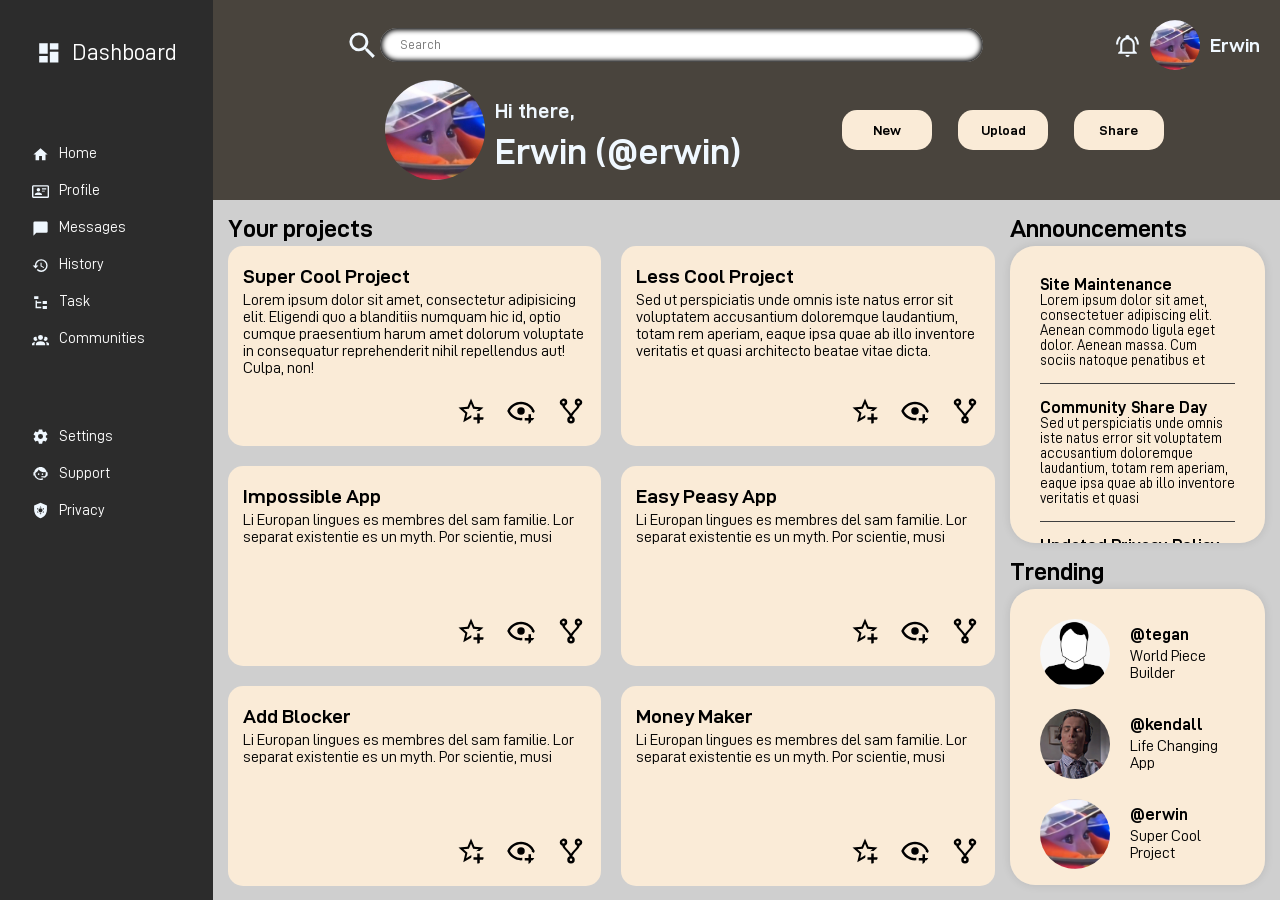
<file: index.html>
<!doctype html>
<html lang="en">
  <head>
    <link rel="stylesheet" href="style.css" />
    <meta charset="UTF-8" />
    <meta name="viewport" content="width=device-width, initial-scale=1.0" />
    <title>Document</title>
  </head>
  <body>
    <main class="container">
      <header class="header">
        <div class="upper-header">
          <div class="search-bar">
            <svg xmlns="http://www.w3.org/2000/svg" viewBox="0 0 24 24">
              <path
                d="M9.5,3A6.5,6.5 0 0,1 16,9.5C16,11.11 15.41,12.59 14.44,13.73L14.71,14H15.5L20.5,19L19,20.5L14,15.5V14.71L13.73,14.44C12.59,15.41 11.11,16 9.5,16A6.5,6.5 0 0,1 3,9.5A6.5,6.5 0 0,1 9.5,3M9.5,5C7,5 5,7 5,9.5C5,12 7,14 9.5,14C12,14 14,12 14,9.5C14,7 12,5 9.5,5Z"
              />
            </svg>

            <input type="search" placeholder="Search" />
          </div>
          <div class="utility-navigation">
            <svg xmlns="http://www.w3.org/2000/svg" viewBox="0 0 24 24">
              <path
                d="M10,21H14A2,2 0 0,1 12,23A2,2 0 0,1 10,21M21,19V20H3V19L5,17V11C5,7.9 7.03,5.17 10,4.29C10,4.19 10,4.1 10,4A2,2 0 0,1 12,2A2,2 0 0,1 14,4C14,4.1 14,4.19 14,4.29C16.97,5.17 19,7.9 19,11V17L21,19M17,11A5,5 0 0,0 12,6A5,5 0 0,0 7,11V18H17V11M19.75,3.19L18.33,4.61C20.04,6.3 21,8.6 21,11H23C23,8.07 21.84,5.25 19.75,3.19M1,11H3C3,8.6 3.96,6.3 5.67,4.61L4.25,3.19C2.16,5.25 1,8.07 1,11Z"
              />
            </svg>
            <div class="profile">
              <img
                src="photos/16968aec6bd845839b07093ed7e12d64~tplv-jj85edgx6n-image-origin.jpeg"
                alt=""
              />
            </div>
            <p>Erwin</p>
          </div>
        </div>
        <div class="lower-header">
          <div class="greetings">
            <div class="profile">
              <img
                src="photos/16968aec6bd845839b07093ed7e12d64~tplv-jj85edgx6n-image-origin.jpeg"
                alt=""
              />
            </div>
            <p>Hi there,</p>
            <p>Erwin (@erwin)</p>
          </div>
          <div class="buttons">
            <button>New</button>
            <button>Upload</button>
            <button>Share</button>
          </div>
        </div>
      </header>
      <aside class="sidebar">
        <div>
          <svg
            xmlns="http://www.w3.org/2000/svg"
            viewBox="0 0 24 24"
            height="100%"
          >
            <path
              d="M13,3V9H21V3M13,21H21V11H13M3,21H11V15H3M3,13H11V3H3V13Z"
            />
          </svg>
          <p>Dashboard</p>
        </div>
        <div>
          <svg xmlns="http://www.w3.org/2000/svg" viewBox="0 0 24 24">
            <path d="M10,20V14H14V20H19V12H22L12,3L2,12H5V20H10Z" />
          </svg>
          <p>Home</p>
        </div>
        <div>
          <svg xmlns="http://www.w3.org/2000/svg" viewBox="0 0 24 24">
            <path
              d="M22,3H2C0.91,3.04 0.04,3.91 0,5V19C0.04,20.09 0.91,20.96 2,21H22C23.09,20.96 23.96,20.09 24,19V5C23.96,3.91 23.09,3.04 22,3M22,19H2V5H22V19M14,17V15.75C14,14.09 10.66,13.25 9,13.25C7.34,13.25 4,14.09 4,15.75V17H14M9,7A2.5,2.5 0 0,0 6.5,9.5A2.5,2.5 0 0,0 9,12A2.5,2.5 0 0,0 11.5,9.5A2.5,2.5 0 0,0 9,7M14,7V8H20V7H14M14,9V10H20V9H14M14,11V12H18V11H14"
            />
          </svg>
          <p>Profile</p>
        </div>
        <div>
          <svg xmlns="http://www.w3.org/2000/svg" viewBox="0 0 24 24">
            <path
              d="M20,2H4A2,2 0 0,0 2,4V22L6,18H20A2,2 0 0,0 22,16V4C22,2.89 21.1,2 20,2Z"
            />
          </svg>
          <p>Messages</p>
        </div>
        <div>
          <svg xmlns="http://www.w3.org/2000/svg" viewBox="0 0 24 24">
            <path
              d="M13.5,8H12V13L16.28,15.54L17,14.33L13.5,12.25V8M13,3A9,9 0 0,0 4,12H1L4.96,16.03L9,12H6A7,7 0 0,1 13,5A7,7 0 0,1 20,12A7,7 0 0,1 13,19C11.07,19 9.32,18.21 8.06,16.94L6.64,18.36C8.27,20 10.5,21 13,21A9,9 0 0,0 22,12A9,9 0 0,0 13,3"
            />
          </svg>
          <p>History</p>
        </div>
        <div>
          <svg xmlns="http://www.w3.org/2000/svg" viewBox="0 0 24 24">
            <path
              d="M3,3H9V7H3V3M15,10H21V14H15V10M15,17H21V21H15V17M13,13H7V18H13V20H7L5,20V9H7V11H13V13Z"
            />
          </svg>
          <p>Task</p>
        </div>
        <div>
          <svg xmlns="http://www.w3.org/2000/svg" viewBox="0 0 24 24">
            <path
              d="M12,5.5A3.5,3.5 0 0,1 15.5,9A3.5,3.5 0 0,1 12,12.5A3.5,3.5 0 0,1 8.5,9A3.5,3.5 0 0,1 12,5.5M5,8C5.56,8 6.08,8.15 6.53,8.42C6.38,9.85 6.8,11.27 7.66,12.38C7.16,13.34 6.16,14 5,14A3,3 0 0,1 2,11A3,3 0 0,1 5,8M19,8A3,3 0 0,1 22,11A3,3 0 0,1 19,14C17.84,14 16.84,13.34 16.34,12.38C17.2,11.27 17.62,9.85 17.47,8.42C17.92,8.15 18.44,8 19,8M5.5,18.25C5.5,16.18 8.41,14.5 12,14.5C15.59,14.5 18.5,16.18 18.5,18.25V20H5.5V18.25M0,20V18.5C0,17.11 1.89,15.94 4.45,15.6C3.86,16.28 3.5,17.22 3.5,18.25V20H0M24,20H20.5V18.25C20.5,17.22 20.14,16.28 19.55,15.6C22.11,15.94 24,17.11 24,18.5V20Z"
            />
          </svg>
          <p>Communities</p>
        </div>
        <div>
          <svg xmlns="http://www.w3.org/2000/svg" viewBox="0 0 24 24">
            <path
              d="M12,15.5A3.5,3.5 0 0,1 8.5,12A3.5,3.5 0 0,1 12,8.5A3.5,3.5 0 0,1 15.5,12A3.5,3.5 0 0,1 12,15.5M19.43,12.97C19.47,12.65 19.5,12.33 19.5,12C19.5,11.67 19.47,11.34 19.43,11L21.54,9.37C21.73,9.22 21.78,8.95 21.66,8.73L19.66,5.27C19.54,5.05 19.27,4.96 19.05,5.05L16.56,6.05C16.04,5.66 15.5,5.32 14.87,5.07L14.5,2.42C14.46,2.18 14.25,2 14,2H10C9.75,2 9.54,2.18 9.5,2.42L9.13,5.07C8.5,5.32 7.96,5.66 7.44,6.05L4.95,5.05C4.73,4.96 4.46,5.05 4.34,5.27L2.34,8.73C2.21,8.95 2.27,9.22 2.46,9.37L4.57,11C4.53,11.34 4.5,11.67 4.5,12C4.5,12.33 4.53,12.65 4.57,12.97L2.46,14.63C2.27,14.78 2.21,15.05 2.34,15.27L4.34,18.73C4.46,18.95 4.73,19.03 4.95,18.95L7.44,17.94C7.96,18.34 8.5,18.68 9.13,18.93L9.5,21.58C9.54,21.82 9.75,22 10,22H14C14.25,22 14.46,21.82 14.5,21.58L14.87,18.93C15.5,18.67 16.04,18.34 16.56,17.94L19.05,18.95C19.27,19.03 19.54,18.95 19.66,18.73L21.66,15.27C21.78,15.05 21.73,14.78 21.54,14.63L19.43,12.97Z"
            />
          </svg>
          <p>Settings</p>
        </div>
        <div>
          <svg xmlns="http://www.w3.org/2000/svg" viewBox="0 0 24 24">
            <path
              d="M18.72,14.76C19.07,13.91 19.26,13 19.26,12C19.26,11.28 19.15,10.59 18.96,9.95C18.31,10.1 17.63,10.18 16.92,10.18C13.86,10.18 11.15,8.67 9.5,6.34C8.61,8.5 6.91,10.26 4.77,11.22C4.73,11.47 4.73,11.74 4.73,12A7.27,7.27 0 0,0 12,19.27C13.05,19.27 14.06,19.04 14.97,18.63C15.54,19.72 15.8,20.26 15.78,20.26C14.14,20.81 12.87,21.08 12,21.08C9.58,21.08 7.27,20.13 5.57,18.42C4.53,17.38 3.76,16.11 3.33,14.73H2V10.18H3.09C3.93,6.04 7.6,2.92 12,2.92C14.4,2.92 16.71,3.87 18.42,5.58C19.69,6.84 20.54,8.45 20.89,10.18H22V14.67H22V14.69L22,14.73H21.94L18.38,18L13.08,17.4V15.73H17.91L18.72,14.76M9.27,11.77C9.57,11.77 9.86,11.89 10.07,12.11C10.28,12.32 10.4,12.61 10.4,12.91C10.4,13.21 10.28,13.5 10.07,13.71C9.86,13.92 9.57,14.04 9.27,14.04C8.64,14.04 8.13,13.54 8.13,12.91C8.13,12.28 8.64,11.77 9.27,11.77M14.72,11.77C15.35,11.77 15.85,12.28 15.85,12.91C15.85,13.54 15.35,14.04 14.72,14.04C14.09,14.04 13.58,13.54 13.58,12.91A1.14,1.14 0 0,1 14.72,11.77Z"
            />
          </svg>
          <p>Support</p>
        </div>
        <div>
          <svg xmlns="http://www.w3.org/2000/svg" viewBox="0 0 24 24">
            <path
              d="M12 1L3 5V11C3 16.55 6.84 21.74 12 23C17.16 21.74 21 16.55 21 11V5L12 1M12 8.89C13.6 8.89 14.89 10.18 14.89 11.78S13.6 14.67 12 14.67 9.11 13.37 9.11 11.78 10.41 8.89 12 8.89M12 6L13.38 8C12.96 7.82 12.5 7.73 12 7.73S11.05 7.82 10.62 8L12 6M7 8.89L9.4 8.69C9.06 9 8.74 9.34 8.5 9.76C8.25 10.18 8.1 10.62 8 11.08L7 8.89M7 14.67L8.03 12.5C8.11 12.93 8.27 13.38 8.5 13.8C8.75 14.23 9.06 14.59 9.4 14.88L7 14.67M17 8.89L16 11.08C15.9 10.62 15.74 10.18 15.5 9.76C15.26 9.34 14.95 9 14.6 8.68L17 8.89M17 14.67L14.6 14.87C14.94 14.58 15.25 14.22 15.5 13.8C15.74 13.38 15.89 12.93 15.97 12.5L17 14.67M12 17.55L10.61 15.57C11.04 15.72 11.5 15.82 12 15.82C12.5 15.82 12.95 15.72 13.37 15.57L12 17.55Z"
            />
          </svg>
          <p>Privacy</p>
        </div>
      </aside>
      <article class="article">
        <div class="projects">
          <p>Your projects</p>
          <div>
            <div>
              <p>Super Cool Project</p>
              <p>
                Lorem ipsum dolor sit amet, consectetur adipisicing elit.
                Eligendi quo a blanditiis numquam hic id, optio cumque
                praesentium harum amet dolorum voluptate in consequatur
                reprehenderit nihil repellendus aut! Culpa, non!
              </p>
              <div class="icons">
                <svg xmlns="http://www.w3.org/2000/svg" viewBox="0 0 24 24">
                  <path
                    d="M5.8 21L7.4 14L2 9.2L9.2 8.6L12 2L14.8 8.6L22 9.2L18.8 12H18C17.3 12 16.6 12.1 15.9 12.4L18.1 10.5L13.7 10.1L12 6.1L10.3 10.1L5.9 10.5L9.2 13.4L8.2 17.7L12 15.4L12.5 15.7C12.3 16.2 12.1 16.8 12.1 17.3L5.8 21M17 14V17H14V19H17V22H19V19H22V17H19V14H17Z"
                  />
                </svg>
                <svg xmlns="http://www.w3.org/2000/svg" viewBox="0 0 24 24">
                  <path
                    d="M12,4.5C7,4.5 2.73,7.61 1,12C2.73,16.39 7,19.5 12,19.5C12.36,19.5 12.72,19.5 13.08,19.45C13.03,19.13 13,18.82 13,18.5C13,18.14 13.04,17.78 13.1,17.42C12.74,17.46 12.37,17.5 12,17.5C8.24,17.5 4.83,15.36 3.18,12C4.83,8.64 8.24,6.5 12,6.5C15.76,6.5 19.17,8.64 20.82,12C20.7,12.24 20.56,12.45 20.43,12.68C21.09,12.84 21.72,13.11 22.29,13.5C22.56,13 22.8,12.5 23,12C21.27,7.61 17,4.5 12,4.5M12,9A3,3 0 0,0 9,12A3,3 0 0,0 12,15A3,3 0 0,0 15,12A3,3 0 0,0 12,9M18,14.5V17.5H15V19.5H18V22.5H20V19.5H23V17.5H20V14.5H18Z"
                  />
                </svg>
                <svg xmlns="http://www.w3.org/2000/svg" viewBox="0 0 24 24">
                  <path
                    d="M6,2A3,3 0 0,1 9,5C9,6.28 8.19,7.38 7.06,7.81C7.15,8.27 7.39,8.83 8,9.63C9,10.92 11,12.83 12,14.17C13,12.83 15,10.92 16,9.63C16.61,8.83 16.85,8.27 16.94,7.81C15.81,7.38 15,6.28 15,5A3,3 0 0,1 18,2A3,3 0 0,1 21,5C21,6.32 20.14,7.45 18.95,7.85C18.87,8.37 18.64,9 18,9.83C17,11.17 15,13.08 14,14.38C13.39,15.17 13.15,15.73 13.06,16.19C14.19,16.62 15,17.72 15,19A3,3 0 0,1 12,22A3,3 0 0,1 9,19C9,17.72 9.81,16.62 10.94,16.19C10.85,15.73 10.61,15.17 10,14.38C9,13.08 7,11.17 6,9.83C5.36,9 5.13,8.37 5.05,7.85C3.86,7.45 3,6.32 3,5A3,3 0 0,1 6,2M6,4A1,1 0 0,0 5,5A1,1 0 0,0 6,6A1,1 0 0,0 7,5A1,1 0 0,0 6,4M18,4A1,1 0 0,0 17,5A1,1 0 0,0 18,6A1,1 0 0,0 19,5A1,1 0 0,0 18,4M12,18A1,1 0 0,0 11,19A1,1 0 0,0 12,20A1,1 0 0,0 13,19A1,1 0 0,0 12,18Z"
                  />
                </svg>
              </div>
            </div>
            <div>
              <p>Less Cool Project</p>
              <p>
                Sed ut perspiciatis unde omnis iste natus error sit voluptatem
                accusantium doloremque laudantium, totam rem aperiam, eaque ipsa
                quae ab illo inventore veritatis et quasi architecto beatae
                vitae dicta.
              </p>
              <div class="icons">
                <svg xmlns="http://www.w3.org/2000/svg" viewBox="0 0 24 24">
                  <path
                    d="M5.8 21L7.4 14L2 9.2L9.2 8.6L12 2L14.8 8.6L22 9.2L18.8 12H18C17.3 12 16.6 12.1 15.9 12.4L18.1 10.5L13.7 10.1L12 6.1L10.3 10.1L5.9 10.5L9.2 13.4L8.2 17.7L12 15.4L12.5 15.7C12.3 16.2 12.1 16.8 12.1 17.3L5.8 21M17 14V17H14V19H17V22H19V19H22V17H19V14H17Z"
                  />
                </svg>
                <svg xmlns="http://www.w3.org/2000/svg" viewBox="0 0 24 24">
                  <path
                    d="M12,4.5C7,4.5 2.73,7.61 1,12C2.73,16.39 7,19.5 12,19.5C12.36,19.5 12.72,19.5 13.08,19.45C13.03,19.13 13,18.82 13,18.5C13,18.14 13.04,17.78 13.1,17.42C12.74,17.46 12.37,17.5 12,17.5C8.24,17.5 4.83,15.36 3.18,12C4.83,8.64 8.24,6.5 12,6.5C15.76,6.5 19.17,8.64 20.82,12C20.7,12.24 20.56,12.45 20.43,12.68C21.09,12.84 21.72,13.11 22.29,13.5C22.56,13 22.8,12.5 23,12C21.27,7.61 17,4.5 12,4.5M12,9A3,3 0 0,0 9,12A3,3 0 0,0 12,15A3,3 0 0,0 15,12A3,3 0 0,0 12,9M18,14.5V17.5H15V19.5H18V22.5H20V19.5H23V17.5H20V14.5H18Z"
                  />
                </svg>
                <svg xmlns="http://www.w3.org/2000/svg" viewBox="0 0 24 24">
                  <path
                    d="M6,2A3,3 0 0,1 9,5C9,6.28 8.19,7.38 7.06,7.81C7.15,8.27 7.39,8.83 8,9.63C9,10.92 11,12.83 12,14.17C13,12.83 15,10.92 16,9.63C16.61,8.83 16.85,8.27 16.94,7.81C15.81,7.38 15,6.28 15,5A3,3 0 0,1 18,2A3,3 0 0,1 21,5C21,6.32 20.14,7.45 18.95,7.85C18.87,8.37 18.64,9 18,9.83C17,11.17 15,13.08 14,14.38C13.39,15.17 13.15,15.73 13.06,16.19C14.19,16.62 15,17.72 15,19A3,3 0 0,1 12,22A3,3 0 0,1 9,19C9,17.72 9.81,16.62 10.94,16.19C10.85,15.73 10.61,15.17 10,14.38C9,13.08 7,11.17 6,9.83C5.36,9 5.13,8.37 5.05,7.85C3.86,7.45 3,6.32 3,5A3,3 0 0,1 6,2M6,4A1,1 0 0,0 5,5A1,1 0 0,0 6,6A1,1 0 0,0 7,5A1,1 0 0,0 6,4M18,4A1,1 0 0,0 17,5A1,1 0 0,0 18,6A1,1 0 0,0 19,5A1,1 0 0,0 18,4M12,18A1,1 0 0,0 11,19A1,1 0 0,0 12,20A1,1 0 0,0 13,19A1,1 0 0,0 12,18Z"
                  />
                </svg>
              </div>
            </div>
            <div>
              <p>Impossible App</p>
              <p>
                Li Europan lingues es membres del sam familie. Lor separat
                existentie es un myth. Por scientie, musi
              </p>
              <div class="icons">
                <svg xmlns="http://www.w3.org/2000/svg" viewBox="0 0 24 24">
                  <path
                    d="M5.8 21L7.4 14L2 9.2L9.2 8.6L12 2L14.8 8.6L22 9.2L18.8 12H18C17.3 12 16.6 12.1 15.9 12.4L18.1 10.5L13.7 10.1L12 6.1L10.3 10.1L5.9 10.5L9.2 13.4L8.2 17.7L12 15.4L12.5 15.7C12.3 16.2 12.1 16.8 12.1 17.3L5.8 21M17 14V17H14V19H17V22H19V19H22V17H19V14H17Z"
                  />
                </svg>
                <svg xmlns="http://www.w3.org/2000/svg" viewBox="0 0 24 24">
                  <path
                    d="M12,4.5C7,4.5 2.73,7.61 1,12C2.73,16.39 7,19.5 12,19.5C12.36,19.5 12.72,19.5 13.08,19.45C13.03,19.13 13,18.82 13,18.5C13,18.14 13.04,17.78 13.1,17.42C12.74,17.46 12.37,17.5 12,17.5C8.24,17.5 4.83,15.36 3.18,12C4.83,8.64 8.24,6.5 12,6.5C15.76,6.5 19.17,8.64 20.82,12C20.7,12.24 20.56,12.45 20.43,12.68C21.09,12.84 21.72,13.11 22.29,13.5C22.56,13 22.8,12.5 23,12C21.27,7.61 17,4.5 12,4.5M12,9A3,3 0 0,0 9,12A3,3 0 0,0 12,15A3,3 0 0,0 15,12A3,3 0 0,0 12,9M18,14.5V17.5H15V19.5H18V22.5H20V19.5H23V17.5H20V14.5H18Z"
                  />
                </svg>
                <svg xmlns="http://www.w3.org/2000/svg" viewBox="0 0 24 24">
                  <path
                    d="M6,2A3,3 0 0,1 9,5C9,6.28 8.19,7.38 7.06,7.81C7.15,8.27 7.39,8.83 8,9.63C9,10.92 11,12.83 12,14.17C13,12.83 15,10.92 16,9.63C16.61,8.83 16.85,8.27 16.94,7.81C15.81,7.38 15,6.28 15,5A3,3 0 0,1 18,2A3,3 0 0,1 21,5C21,6.32 20.14,7.45 18.95,7.85C18.87,8.37 18.64,9 18,9.83C17,11.17 15,13.08 14,14.38C13.39,15.17 13.15,15.73 13.06,16.19C14.19,16.62 15,17.72 15,19A3,3 0 0,1 12,22A3,3 0 0,1 9,19C9,17.72 9.81,16.62 10.94,16.19C10.85,15.73 10.61,15.17 10,14.38C9,13.08 7,11.17 6,9.83C5.36,9 5.13,8.37 5.05,7.85C3.86,7.45 3,6.32 3,5A3,3 0 0,1 6,2M6,4A1,1 0 0,0 5,5A1,1 0 0,0 6,6A1,1 0 0,0 7,5A1,1 0 0,0 6,4M18,4A1,1 0 0,0 17,5A1,1 0 0,0 18,6A1,1 0 0,0 19,5A1,1 0 0,0 18,4M12,18A1,1 0 0,0 11,19A1,1 0 0,0 12,20A1,1 0 0,0 13,19A1,1 0 0,0 12,18Z"
                  />
                </svg>
              </div>
            </div>
            <div>
              <p>Easy Peasy App</p>
              <p>
                Li Europan lingues es membres del sam familie. Lor separat
                existentie es un myth. Por scientie, musi
              </p>
              <div class="icons">
                <svg xmlns="http://www.w3.org/2000/svg" viewBox="0 0 24 24">
                  <path
                    d="M5.8 21L7.4 14L2 9.2L9.2 8.6L12 2L14.8 8.6L22 9.2L18.8 12H18C17.3 12 16.6 12.1 15.9 12.4L18.1 10.5L13.7 10.1L12 6.1L10.3 10.1L5.9 10.5L9.2 13.4L8.2 17.7L12 15.4L12.5 15.7C12.3 16.2 12.1 16.8 12.1 17.3L5.8 21M17 14V17H14V19H17V22H19V19H22V17H19V14H17Z"
                  />
                </svg>
                <svg xmlns="http://www.w3.org/2000/svg" viewBox="0 0 24 24">
                  <path
                    d="M12,4.5C7,4.5 2.73,7.61 1,12C2.73,16.39 7,19.5 12,19.5C12.36,19.5 12.72,19.5 13.08,19.45C13.03,19.13 13,18.82 13,18.5C13,18.14 13.04,17.78 13.1,17.42C12.74,17.46 12.37,17.5 12,17.5C8.24,17.5 4.83,15.36 3.18,12C4.83,8.64 8.24,6.5 12,6.5C15.76,6.5 19.17,8.64 20.82,12C20.7,12.24 20.56,12.45 20.43,12.68C21.09,12.84 21.72,13.11 22.29,13.5C22.56,13 22.8,12.5 23,12C21.27,7.61 17,4.5 12,4.5M12,9A3,3 0 0,0 9,12A3,3 0 0,0 12,15A3,3 0 0,0 15,12A3,3 0 0,0 12,9M18,14.5V17.5H15V19.5H18V22.5H20V19.5H23V17.5H20V14.5H18Z"
                  />
                </svg>
                <svg xmlns="http://www.w3.org/2000/svg" viewBox="0 0 24 24">
                  <path
                    d="M6,2A3,3 0 0,1 9,5C9,6.28 8.19,7.38 7.06,7.81C7.15,8.27 7.39,8.83 8,9.63C9,10.92 11,12.83 12,14.17C13,12.83 15,10.92 16,9.63C16.61,8.83 16.85,8.27 16.94,7.81C15.81,7.38 15,6.28 15,5A3,3 0 0,1 18,2A3,3 0 0,1 21,5C21,6.32 20.14,7.45 18.95,7.85C18.87,8.37 18.64,9 18,9.83C17,11.17 15,13.08 14,14.38C13.39,15.17 13.15,15.73 13.06,16.19C14.19,16.62 15,17.72 15,19A3,3 0 0,1 12,22A3,3 0 0,1 9,19C9,17.72 9.81,16.62 10.94,16.19C10.85,15.73 10.61,15.17 10,14.38C9,13.08 7,11.17 6,9.83C5.36,9 5.13,8.37 5.05,7.85C3.86,7.45 3,6.32 3,5A3,3 0 0,1 6,2M6,4A1,1 0 0,0 5,5A1,1 0 0,0 6,6A1,1 0 0,0 7,5A1,1 0 0,0 6,4M18,4A1,1 0 0,0 17,5A1,1 0 0,0 18,6A1,1 0 0,0 19,5A1,1 0 0,0 18,4M12,18A1,1 0 0,0 11,19A1,1 0 0,0 12,20A1,1 0 0,0 13,19A1,1 0 0,0 12,18Z"
                  />
                </svg>
              </div>
            </div>
            <div>
              <p>Add Blocker</p>
              <p>
                Li Europan lingues es membres del sam familie. Lor separat
                existentie es un myth. Por scientie, musi
              </p>
              <div class="icons">
                <svg xmlns="http://www.w3.org/2000/svg" viewBox="0 0 24 24">
                  <path
                    d="M5.8 21L7.4 14L2 9.2L9.2 8.6L12 2L14.8 8.6L22 9.2L18.8 12H18C17.3 12 16.6 12.1 15.9 12.4L18.1 10.5L13.7 10.1L12 6.1L10.3 10.1L5.9 10.5L9.2 13.4L8.2 17.7L12 15.4L12.5 15.7C12.3 16.2 12.1 16.8 12.1 17.3L5.8 21M17 14V17H14V19H17V22H19V19H22V17H19V14H17Z"
                  />
                </svg>
                <svg xmlns="http://www.w3.org/2000/svg" viewBox="0 0 24 24">
                  <path
                    d="M12,4.5C7,4.5 2.73,7.61 1,12C2.73,16.39 7,19.5 12,19.5C12.36,19.5 12.72,19.5 13.08,19.45C13.03,19.13 13,18.82 13,18.5C13,18.14 13.04,17.78 13.1,17.42C12.74,17.46 12.37,17.5 12,17.5C8.24,17.5 4.83,15.36 3.18,12C4.83,8.64 8.24,6.5 12,6.5C15.76,6.5 19.17,8.64 20.82,12C20.7,12.24 20.56,12.45 20.43,12.68C21.09,12.84 21.72,13.11 22.29,13.5C22.56,13 22.8,12.5 23,12C21.27,7.61 17,4.5 12,4.5M12,9A3,3 0 0,0 9,12A3,3 0 0,0 12,15A3,3 0 0,0 15,12A3,3 0 0,0 12,9M18,14.5V17.5H15V19.5H18V22.5H20V19.5H23V17.5H20V14.5H18Z"
                  />
                </svg>
                <svg xmlns="http://www.w3.org/2000/svg" viewBox="0 0 24 24">
                  <path
                    d="M6,2A3,3 0 0,1 9,5C9,6.28 8.19,7.38 7.06,7.81C7.15,8.27 7.39,8.83 8,9.63C9,10.92 11,12.83 12,14.17C13,12.83 15,10.92 16,9.63C16.61,8.83 16.85,8.27 16.94,7.81C15.81,7.38 15,6.28 15,5A3,3 0 0,1 18,2A3,3 0 0,1 21,5C21,6.32 20.14,7.45 18.95,7.85C18.87,8.37 18.64,9 18,9.83C17,11.17 15,13.08 14,14.38C13.39,15.17 13.15,15.73 13.06,16.19C14.19,16.62 15,17.72 15,19A3,3 0 0,1 12,22A3,3 0 0,1 9,19C9,17.72 9.81,16.62 10.94,16.19C10.85,15.73 10.61,15.17 10,14.38C9,13.08 7,11.17 6,9.83C5.36,9 5.13,8.37 5.05,7.85C3.86,7.45 3,6.32 3,5A3,3 0 0,1 6,2M6,4A1,1 0 0,0 5,5A1,1 0 0,0 6,6A1,1 0 0,0 7,5A1,1 0 0,0 6,4M18,4A1,1 0 0,0 17,5A1,1 0 0,0 18,6A1,1 0 0,0 19,5A1,1 0 0,0 18,4M12,18A1,1 0 0,0 11,19A1,1 0 0,0 12,20A1,1 0 0,0 13,19A1,1 0 0,0 12,18Z"
                  />
                </svg>
              </div>
            </div>
            <div>
              <p>Money Maker</p>
              <p>
                Li Europan lingues es membres del sam familie. Lor separat
                existentie es un myth. Por scientie, musi
              </p>
              <div class="icons">
                <svg xmlns="http://www.w3.org/2000/svg" viewBox="0 0 24 24">
                  <path
                    d="M5.8 21L7.4 14L2 9.2L9.2 8.6L12 2L14.8 8.6L22 9.2L18.8 12H18C17.3 12 16.6 12.1 15.9 12.4L18.1 10.5L13.7 10.1L12 6.1L10.3 10.1L5.9 10.5L9.2 13.4L8.2 17.7L12 15.4L12.5 15.7C12.3 16.2 12.1 16.8 12.1 17.3L5.8 21M17 14V17H14V19H17V22H19V19H22V17H19V14H17Z"
                  />
                </svg>
                <svg xmlns="http://www.w3.org/2000/svg" viewBox="0 0 24 24">
                  <path
                    d="M12,4.5C7,4.5 2.73,7.61 1,12C2.73,16.39 7,19.5 12,19.5C12.36,19.5 12.72,19.5 13.08,19.45C13.03,19.13 13,18.82 13,18.5C13,18.14 13.04,17.78 13.1,17.42C12.74,17.46 12.37,17.5 12,17.5C8.24,17.5 4.83,15.36 3.18,12C4.83,8.64 8.24,6.5 12,6.5C15.76,6.5 19.17,8.64 20.82,12C20.7,12.24 20.56,12.45 20.43,12.68C21.09,12.84 21.72,13.11 22.29,13.5C22.56,13 22.8,12.5 23,12C21.27,7.61 17,4.5 12,4.5M12,9A3,3 0 0,0 9,12A3,3 0 0,0 12,15A3,3 0 0,0 15,12A3,3 0 0,0 12,9M18,14.5V17.5H15V19.5H18V22.5H20V19.5H23V17.5H20V14.5H18Z"
                  />
                </svg>
                <svg xmlns="http://www.w3.org/2000/svg" viewBox="0 0 24 24">
                  <path
                    d="M6,2A3,3 0 0,1 9,5C9,6.28 8.19,7.38 7.06,7.81C7.15,8.27 7.39,8.83 8,9.63C9,10.92 11,12.83 12,14.17C13,12.83 15,10.92 16,9.63C16.61,8.83 16.85,8.27 16.94,7.81C15.81,7.38 15,6.28 15,5A3,3 0 0,1 18,2A3,3 0 0,1 21,5C21,6.32 20.14,7.45 18.95,7.85C18.87,8.37 18.64,9 18,9.83C17,11.17 15,13.08 14,14.38C13.39,15.17 13.15,15.73 13.06,16.19C14.19,16.62 15,17.72 15,19A3,3 0 0,1 12,22A3,3 0 0,1 9,19C9,17.72 9.81,16.62 10.94,16.19C10.85,15.73 10.61,15.17 10,14.38C9,13.08 7,11.17 6,9.83C5.36,9 5.13,8.37 5.05,7.85C3.86,7.45 3,6.32 3,5A3,3 0 0,1 6,2M6,4A1,1 0 0,0 5,5A1,1 0 0,0 6,6A1,1 0 0,0 7,5A1,1 0 0,0 6,4M18,4A1,1 0 0,0 17,5A1,1 0 0,0 18,6A1,1 0 0,0 19,5A1,1 0 0,0 18,4M12,18A1,1 0 0,0 11,19A1,1 0 0,0 12,20A1,1 0 0,0 13,19A1,1 0 0,0 12,18Z"
                  />
                </svg>
              </div>
            </div>
          </div>
        </div>
        <div class="announcements">
          <p>Announcements</p>
          <div>
            <div>
              <p>Site Maintenance</p>
              <p>
                Lorem ipsum dolor sit amet, consectetuer adipiscing elit. Aenean
                commodo ligula eget dolor. Aenean massa. Cum sociis natoque
                penatibus et
              </p>
            </div>
            <div>
              <p>Community Share Day</p>
              <p>
                Sed ut perspiciatis unde omnis iste natus error sit voluptatem
                accusantium doloremque laudantium, totam rem aperiam, eaque ipsa
                quae ab illo inventore veritatis et quasi
              </p>
            </div>
            <div>
              <p>Updated Privacy Policy</p>
              <p>
                Far far away, behind the word mountains, far from the countries
                Vokalia and Consonantia, there
              </p>
            </div>
          </div>
        </div>
        <div class="trending">
          <p>Trending</p>
          <div>
            <div>
              <div>
                <img
                  src="photos/22-224000_profile-pic-dummy-png-transparent-png.png"
                  alt=""
                />
              </div>
              <div>
                <p>@tegan</p>
                <p>World Piece Builder</p>
              </div>
            </div>
            <div>
              <div>
                <img src="photos/0371d78a0ad7a54a1fd6cb4c363e405d.jpg" alt="" />
              </div>
              <div>
                <p>@kendall</p>
                <p>Life Changing App</p>
              </div>
            </div>
            <div>
              <div>
                <img
                  src="photos/16968aec6bd845839b07093ed7e12d64~tplv-jj85edgx6n-image-origin.jpeg"
                  alt=""
                />
              </div>
              <div>
                <p>@erwin</p>
                <p>Super Cool Project</p>
              </div>
            </div>
          </div>
        </div>
      </article>
    </main>
  </body>
</html>
</file>
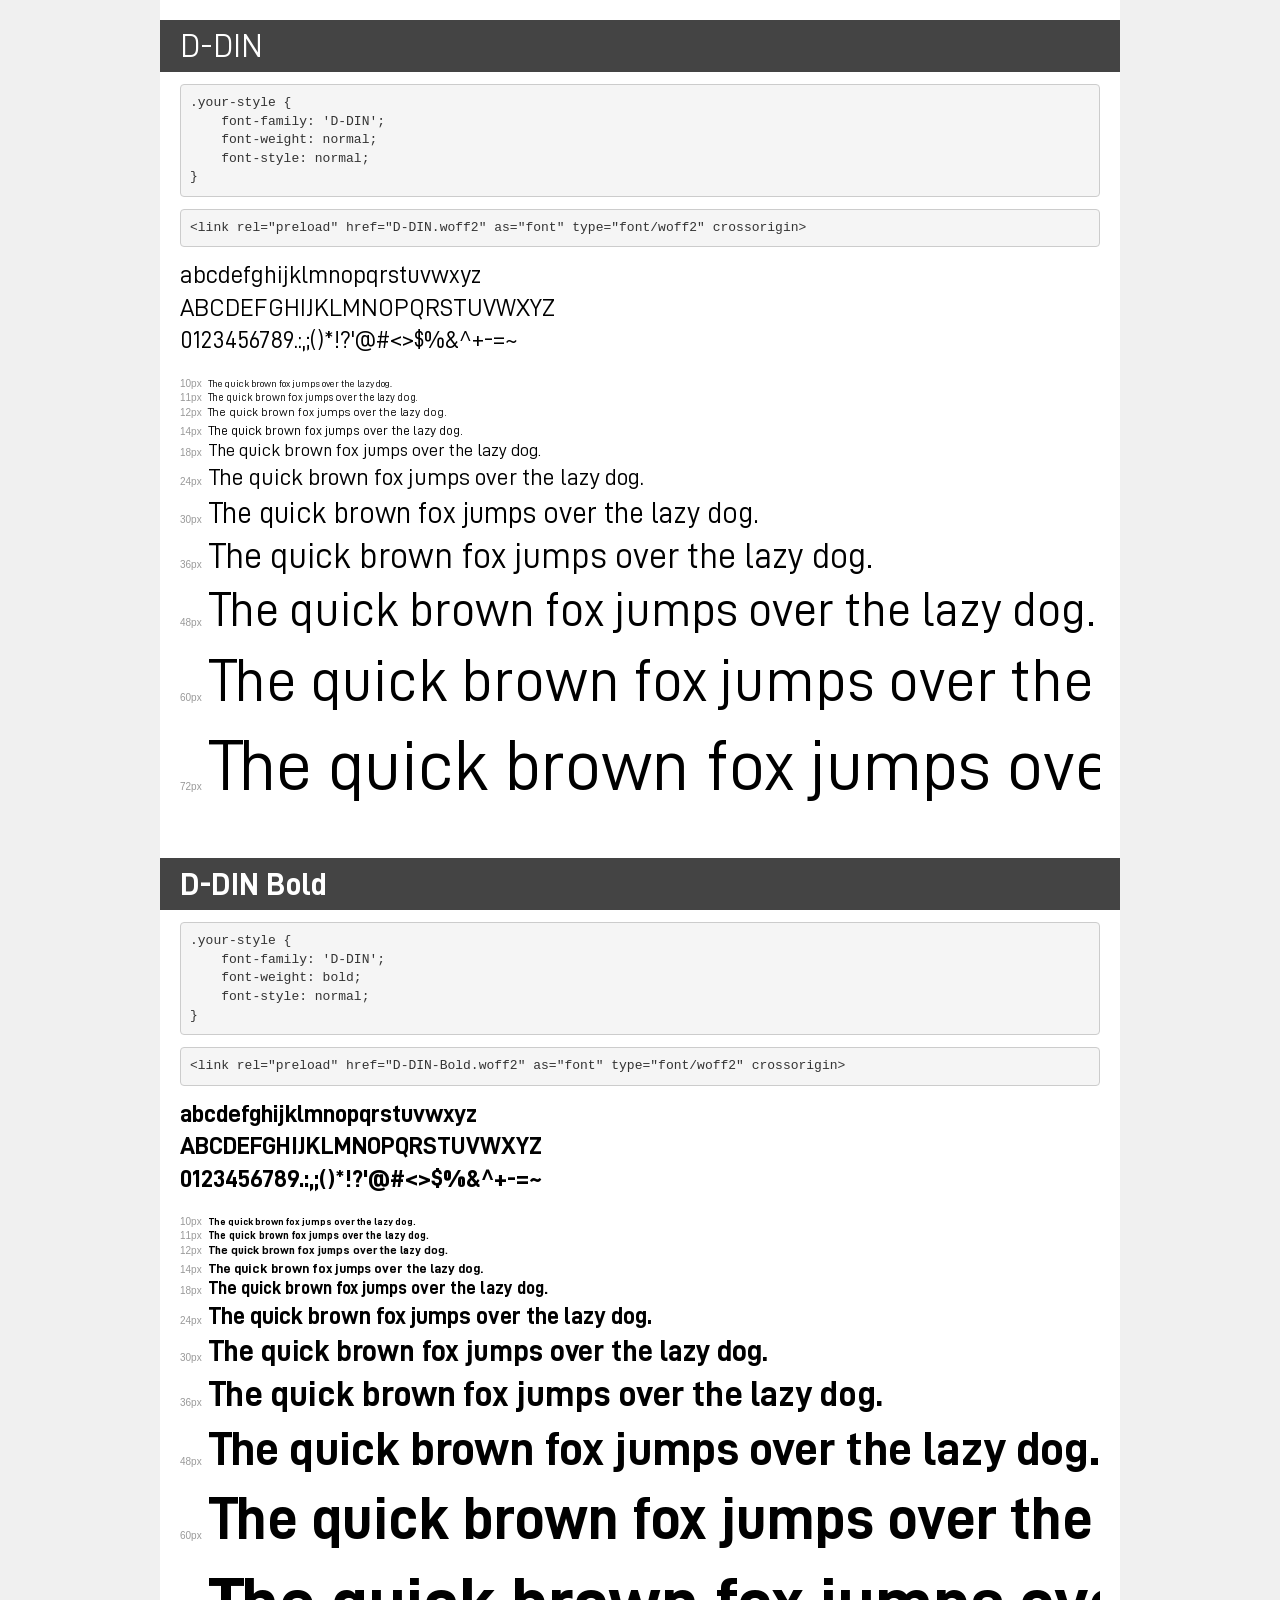
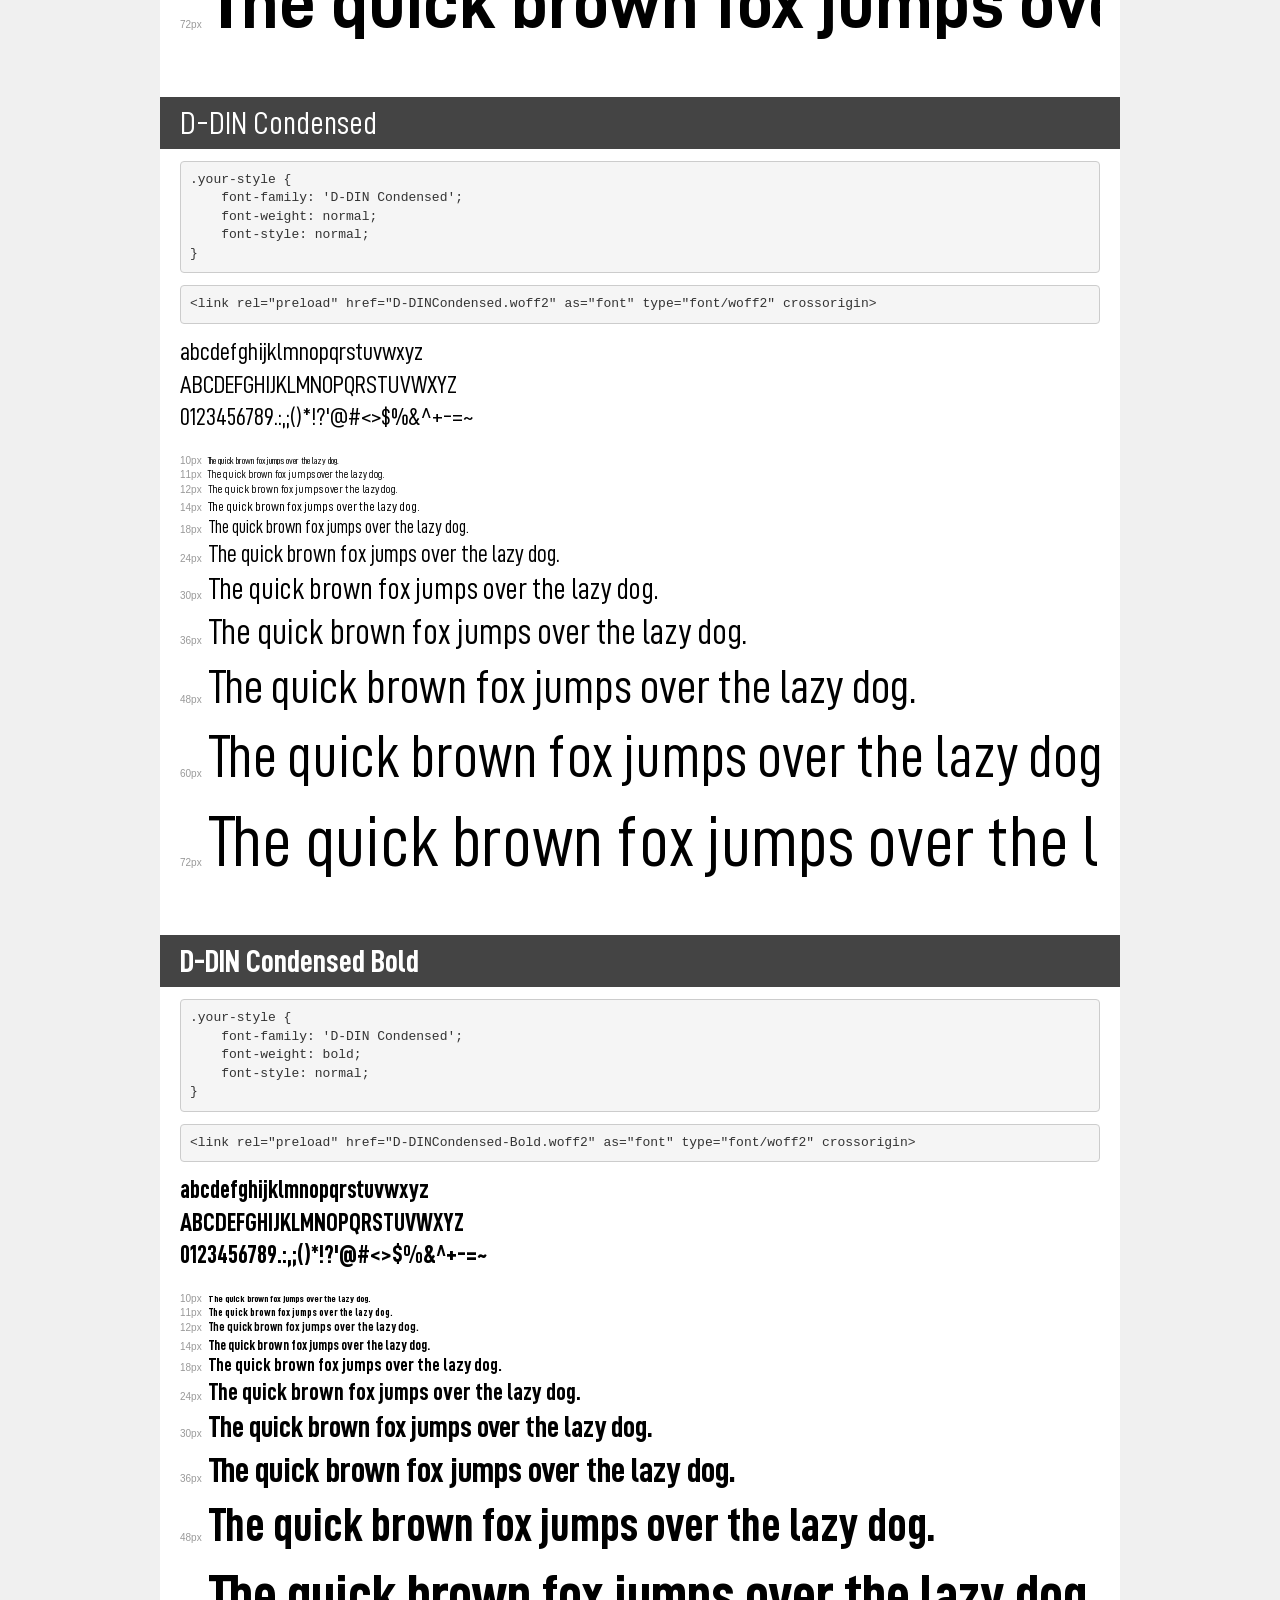
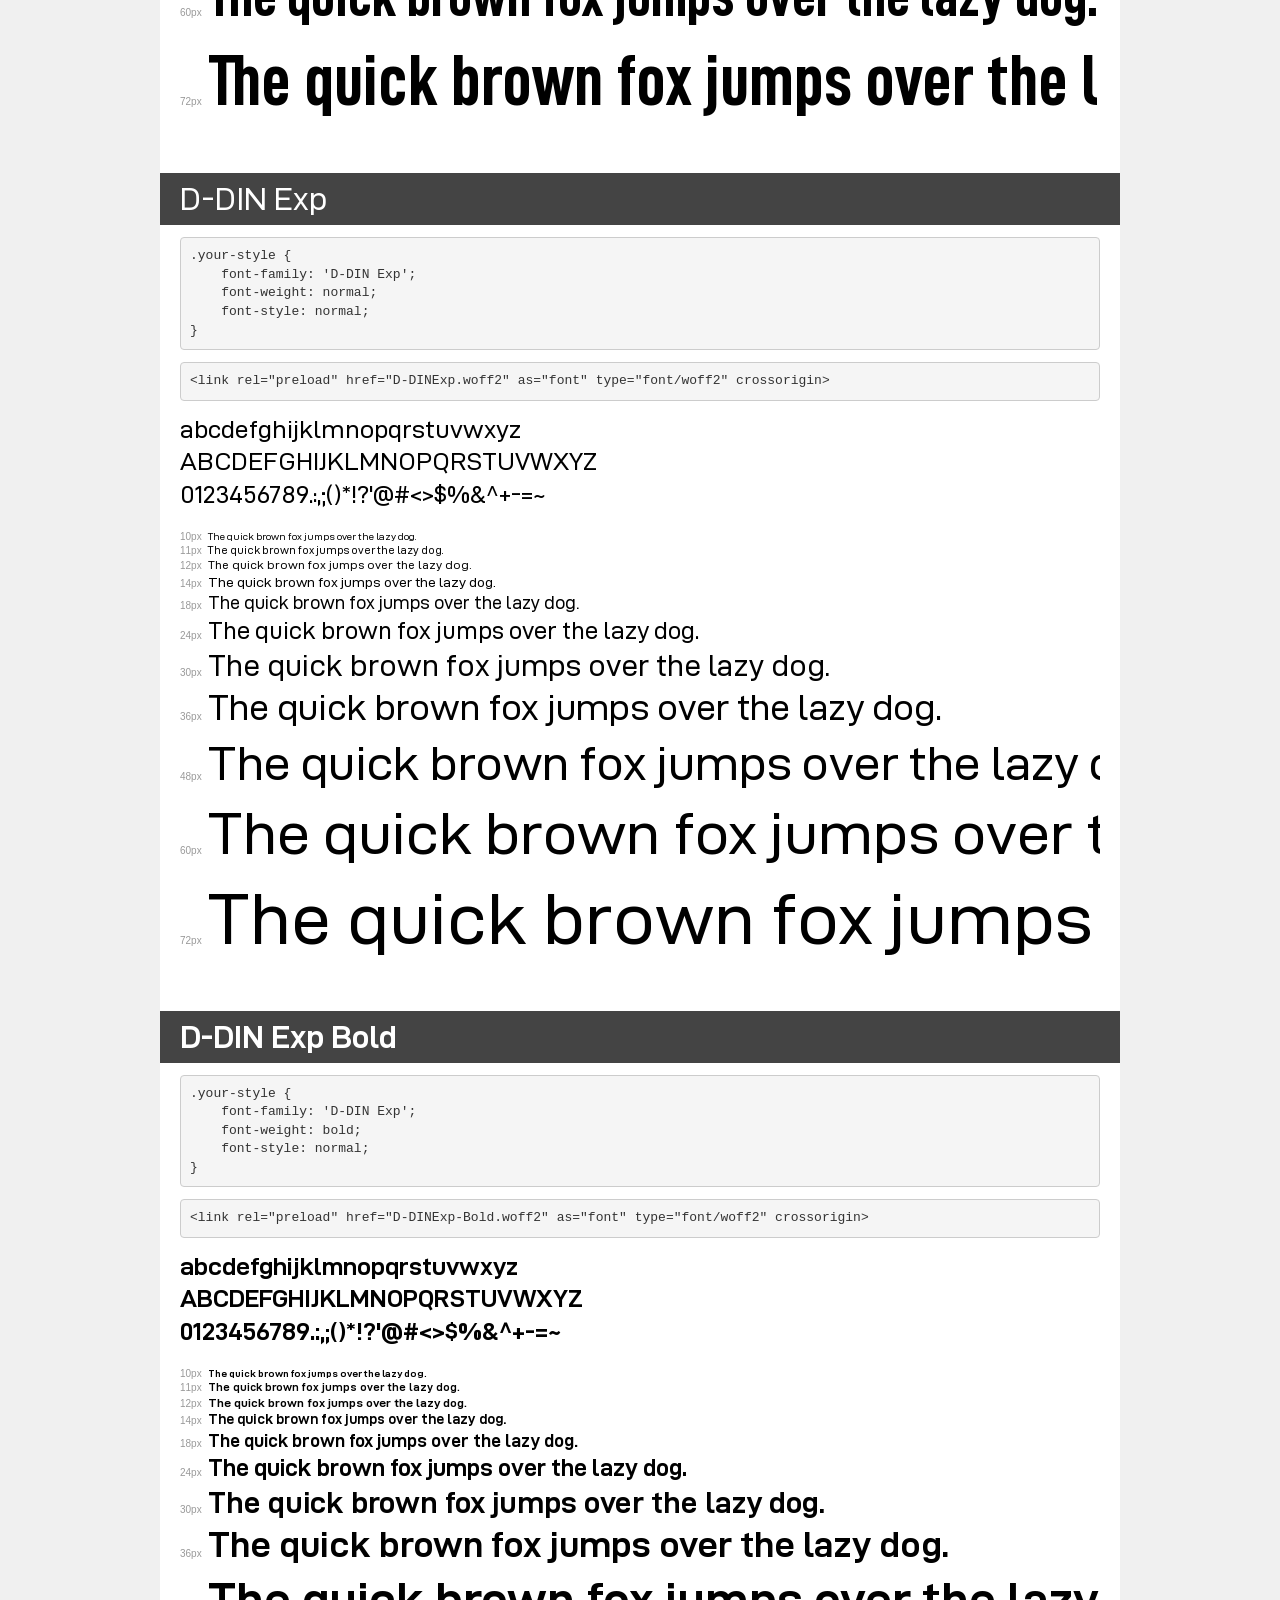
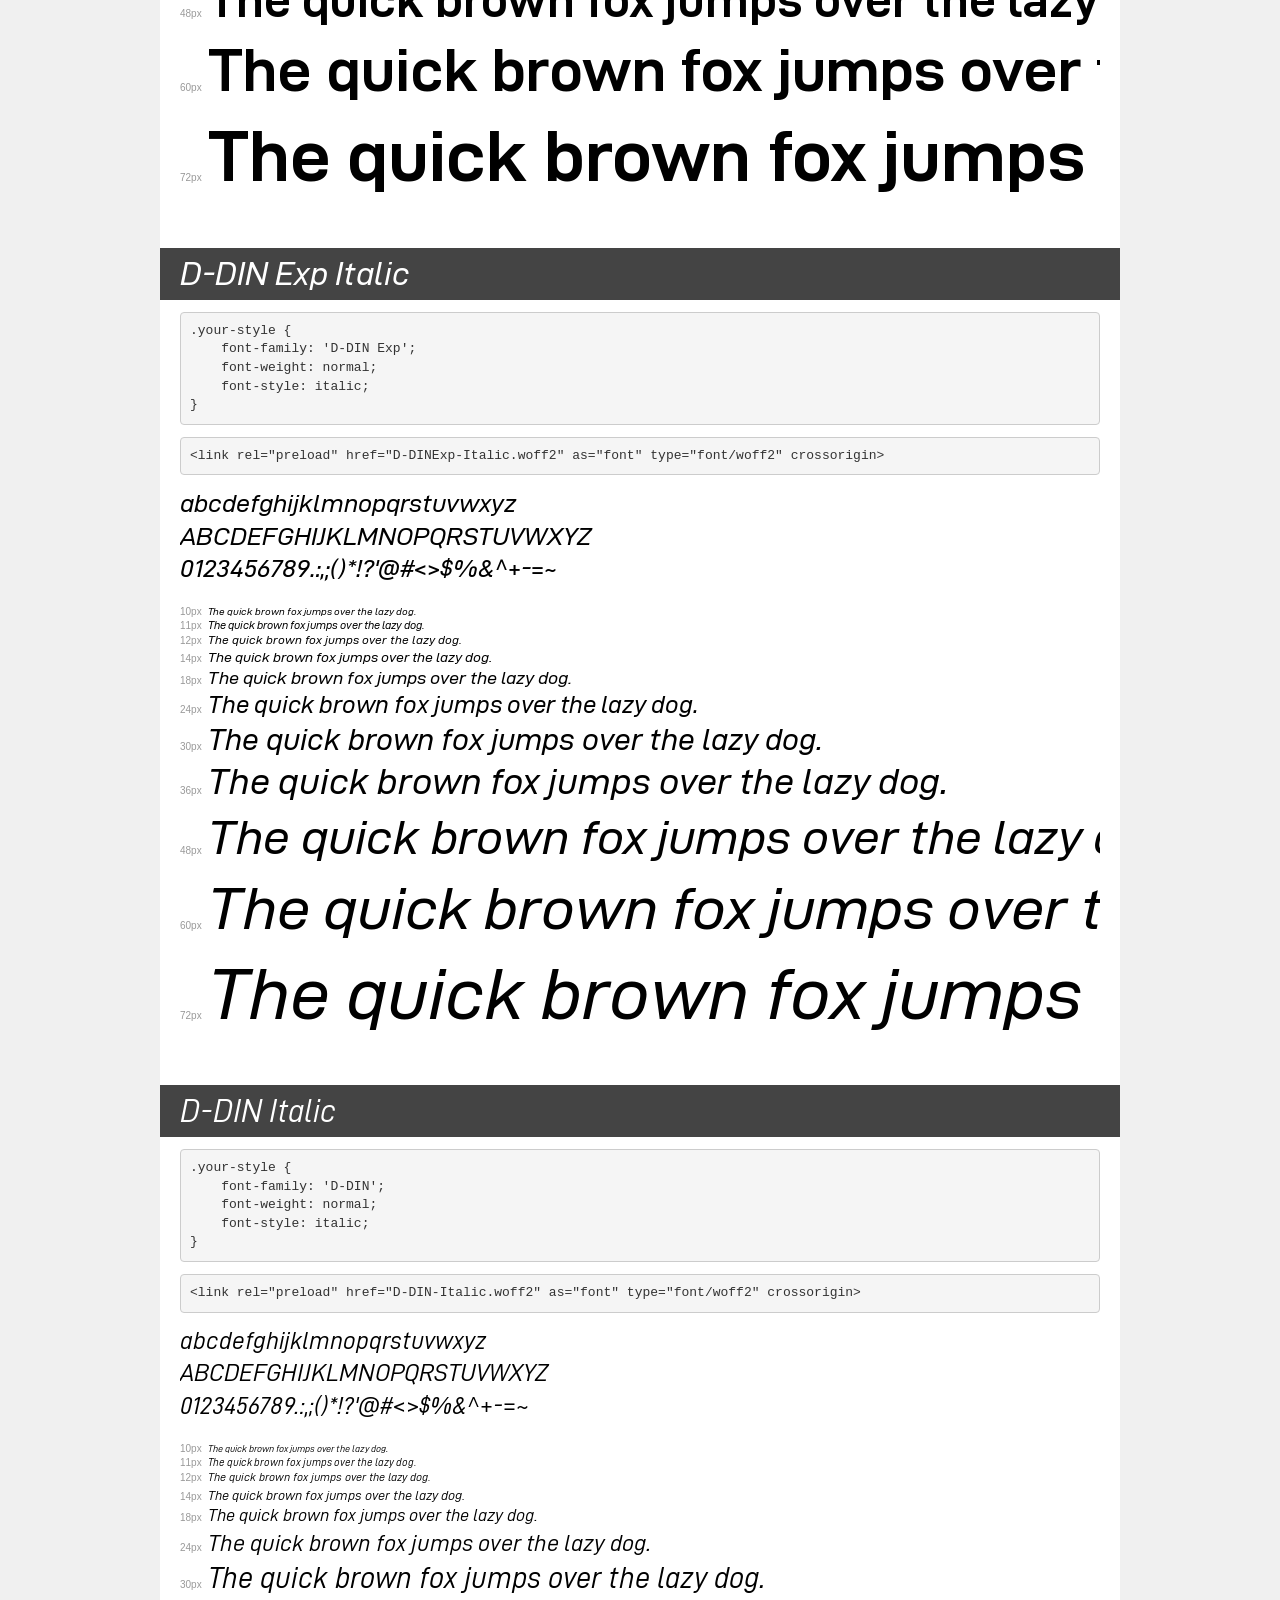
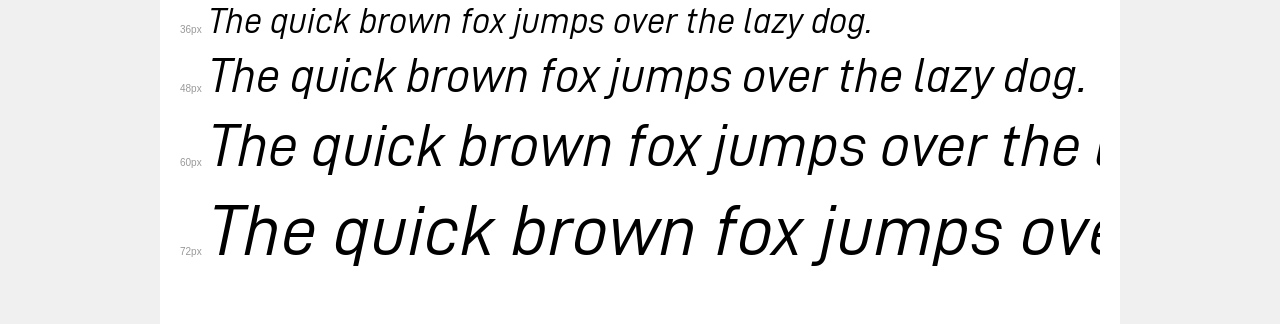
<file: fonts/demo.html>
<!DOCTYPE html>
<html lang="en">
<head>
    <meta charset="utf-8">
    <meta http-equiv="X-UA-Compatible" content="IE=edge">
    <meta name="viewport" content="width=device-width, initial-scale=1">
    <meta name="robots" content="noindex, noarchive">
    <meta name="format-detection" content="telephone=no">
    <title>Transfonter demo</title>
    <link href="stylesheet.css" rel="stylesheet">
    <style>
        /*
        http://meyerweb.com/eric/tools/css/reset/
        v2.0 | 20110126
        License: none (public domain)
        */
        html, body, div, span, applet, object, iframe,
        h1, h2, h3, h4, h5, h6, p, blockquote, pre,
        a, abbr, acronym, address, big, cite, code,
        del, dfn, em, img, ins, kbd, q, s, samp,
        small, strike, strong, sub, sup, tt, var,
        b, u, i, center,
        dl, dt, dd, ol, ul, li,
        fieldset, form, label, legend,
        table, caption, tbody, tfoot, thead, tr, th, td,
        article, aside, canvas, details, embed,
        figure, figcaption, footer, header, hgroup,
        menu, nav, output, ruby, section, summary,
        time, mark, audio, video {
            margin: 0;
            padding: 0;
            border: 0;
            font-size: 100%;
            font: inherit;
            vertical-align: baseline;
        }
        /* HTML5 display-role reset for older browsers */
        article, aside, details, figcaption, figure,
        footer, header, hgroup, menu, nav, section {
            display: block;
        }
        body {
            line-height: 1;
        }
        ol, ul {
            list-style: none;
        }
        blockquote, q {
            quotes: none;
        }
        blockquote:before, blockquote:after,
        q:before, q:after {
            content: '';
            content: none;
        }
        table {
            border-collapse: collapse;
            border-spacing: 0;
        }
        /* demo styles */
        body {
            background: #f0f0f0;
            color: #000;
        }
        .page {
            background: #fff;
            width: 920px;
            margin: 0 auto;
            padding: 20px 20px 0 20px;
            overflow: hidden;
        }
        .font-container {
            overflow-x: auto;
            overflow-y: hidden;
            margin-bottom: 40px;
            line-height: 1.3;
            white-space: nowrap;
            padding-bottom: 5px;
        }
        h1 {
            position: relative;
            background: #444;
            font-size: 32px;
            color: #fff;
            padding: 10px 20px;
            margin: 0 -20px 12px -20px;
        }
        .letters {
            font-size: 25px;
            margin-bottom: 20px;
        }
        .s10:before {
            content: '10px';
        }
        .s11:before {
            content: '11px';
        }
        .s12:before {
            content: '12px';
        }
        .s14:before {
            content: '14px';
        }
        .s18:before {
            content: '18px';
        }
        .s24:before {
            content: '24px';
        }
        .s30:before {
            content: '30px';
        }
        .s36:before {
            content: '36px';
        }
        .s48:before {
            content: '48px';
        }
        .s60:before {
            content: '60px';
        }
        .s72:before {
            content: '72px';
        }
        .s10:before, .s11:before, .s12:before, .s14:before,
        .s18:before, .s24:before, .s30:before, .s36:before,
        .s48:before, .s60:before, .s72:before {
            font-family: Arial, sans-serif;
            font-size: 10px;
            font-weight: normal;
            font-style: normal;
            color: #999;
            padding-right: 6px;
        }
        pre {
            display: block;
            padding: 9px;
            margin: 0 0 12px;
            font-family: Monaco, Menlo, Consolas, "Courier New", monospace;
            font-size: 13px;
            line-height: 1.428571429;
            color: #333;
            font-weight: normal;
            font-style: normal;
            background-color: #f5f5f5;
            border: 1px solid #ccc;
            overflow-x: auto;
            border-radius: 4px;
        }
        /* responsive */
        @media (max-width: 959px) {
            .page {
                width: auto;
                margin: 0;
            }
        }
    </style>
</head>
<body>
<div class="page">
    <div class="demo">
        <h1 style="font-family: 'D-DIN'; font-weight: normal; font-style: normal;">D-DIN</h1>
        <pre title="Usage">.your-style {
    font-family: 'D-DIN';
    font-weight: normal;
    font-style: normal;
}</pre>
        <pre title="Preload (optional)">
&lt;link rel=&quot;preload&quot; href=&quot;D-DIN.woff2&quot; as=&quot;font&quot; type=&quot;font/woff2&quot; crossorigin&gt;</pre>
        <div class="font-container" style="font-family: 'D-DIN'; font-weight: normal; font-style: normal;">
            <p class="letters">
                abcdefghijklmnopqrstuvwxyz<br>
ABCDEFGHIJKLMNOPQRSTUVWXYZ<br>
                0123456789.:,;()*!?'@#&lt;&gt;$%&^+-=~
            </p>
            <p class="s10" style="font-size: 10px;">The quick brown fox jumps over the lazy dog.</p>
            <p class="s11" style="font-size: 11px;">The quick brown fox jumps over the lazy dog.</p>
            <p class="s12" style="font-size: 12px;">The quick brown fox jumps over the lazy dog.</p>
            <p class="s14" style="font-size: 14px;">The quick brown fox jumps over the lazy dog.</p>
            <p class="s18" style="font-size: 18px;">The quick brown fox jumps over the lazy dog.</p>
            <p class="s24" style="font-size: 24px;">The quick brown fox jumps over the lazy dog.</p>
            <p class="s30" style="font-size: 30px;">The quick brown fox jumps over the lazy dog.</p>
            <p class="s36" style="font-size: 36px;">The quick brown fox jumps over the lazy dog.</p>
            <p class="s48" style="font-size: 48px;">The quick brown fox jumps over the lazy dog.</p>
            <p class="s60" style="font-size: 60px;">The quick brown fox jumps over the lazy dog.</p>
            <p class="s72" style="font-size: 72px;">The quick brown fox jumps over the lazy dog.</p>
        </div>
    </div>

    <div class="demo">
        <h1 style="font-family: 'D-DIN'; font-weight: bold; font-style: normal;">D-DIN Bold</h1>
        <pre title="Usage">.your-style {
    font-family: 'D-DIN';
    font-weight: bold;
    font-style: normal;
}</pre>
        <pre title="Preload (optional)">
&lt;link rel=&quot;preload&quot; href=&quot;D-DIN-Bold.woff2&quot; as=&quot;font&quot; type=&quot;font/woff2&quot; crossorigin&gt;</pre>
        <div class="font-container" style="font-family: 'D-DIN'; font-weight: bold; font-style: normal;">
            <p class="letters">
                abcdefghijklmnopqrstuvwxyz<br>
ABCDEFGHIJKLMNOPQRSTUVWXYZ<br>
                0123456789.:,;()*!?'@#&lt;&gt;$%&^+-=~
            </p>
            <p class="s10" style="font-size: 10px;">The quick brown fox jumps over the lazy dog.</p>
            <p class="s11" style="font-size: 11px;">The quick brown fox jumps over the lazy dog.</p>
            <p class="s12" style="font-size: 12px;">The quick brown fox jumps over the lazy dog.</p>
            <p class="s14" style="font-size: 14px;">The quick brown fox jumps over the lazy dog.</p>
            <p class="s18" style="font-size: 18px;">The quick brown fox jumps over the lazy dog.</p>
            <p class="s24" style="font-size: 24px;">The quick brown fox jumps over the lazy dog.</p>
            <p class="s30" style="font-size: 30px;">The quick brown fox jumps over the lazy dog.</p>
            <p class="s36" style="font-size: 36px;">The quick brown fox jumps over the lazy dog.</p>
            <p class="s48" style="font-size: 48px;">The quick brown fox jumps over the lazy dog.</p>
            <p class="s60" style="font-size: 60px;">The quick brown fox jumps over the lazy dog.</p>
            <p class="s72" style="font-size: 72px;">The quick brown fox jumps over the lazy dog.</p>
        </div>
    </div>

    <div class="demo">
        <h1 style="font-family: 'D-DIN Condensed'; font-weight: normal; font-style: normal;">D-DIN Condensed</h1>
        <pre title="Usage">.your-style {
    font-family: 'D-DIN Condensed';
    font-weight: normal;
    font-style: normal;
}</pre>
        <pre title="Preload (optional)">
&lt;link rel=&quot;preload&quot; href=&quot;D-DINCondensed.woff2&quot; as=&quot;font&quot; type=&quot;font/woff2&quot; crossorigin&gt;</pre>
        <div class="font-container" style="font-family: 'D-DIN Condensed'; font-weight: normal; font-style: normal;">
            <p class="letters">
                abcdefghijklmnopqrstuvwxyz<br>
ABCDEFGHIJKLMNOPQRSTUVWXYZ<br>
                0123456789.:,;()*!?'@#&lt;&gt;$%&^+-=~
            </p>
            <p class="s10" style="font-size: 10px;">The quick brown fox jumps over the lazy dog.</p>
            <p class="s11" style="font-size: 11px;">The quick brown fox jumps over the lazy dog.</p>
            <p class="s12" style="font-size: 12px;">The quick brown fox jumps over the lazy dog.</p>
            <p class="s14" style="font-size: 14px;">The quick brown fox jumps over the lazy dog.</p>
            <p class="s18" style="font-size: 18px;">The quick brown fox jumps over the lazy dog.</p>
            <p class="s24" style="font-size: 24px;">The quick brown fox jumps over the lazy dog.</p>
            <p class="s30" style="font-size: 30px;">The quick brown fox jumps over the lazy dog.</p>
            <p class="s36" style="font-size: 36px;">The quick brown fox jumps over the lazy dog.</p>
            <p class="s48" style="font-size: 48px;">The quick brown fox jumps over the lazy dog.</p>
            <p class="s60" style="font-size: 60px;">The quick brown fox jumps over the lazy dog.</p>
            <p class="s72" style="font-size: 72px;">The quick brown fox jumps over the lazy dog.</p>
        </div>
    </div>

    <div class="demo">
        <h1 style="font-family: 'D-DIN Condensed'; font-weight: bold; font-style: normal;">D-DIN Condensed Bold</h1>
        <pre title="Usage">.your-style {
    font-family: 'D-DIN Condensed';
    font-weight: bold;
    font-style: normal;
}</pre>
        <pre title="Preload (optional)">
&lt;link rel=&quot;preload&quot; href=&quot;D-DINCondensed-Bold.woff2&quot; as=&quot;font&quot; type=&quot;font/woff2&quot; crossorigin&gt;</pre>
        <div class="font-container" style="font-family: 'D-DIN Condensed'; font-weight: bold; font-style: normal;">
            <p class="letters">
                abcdefghijklmnopqrstuvwxyz<br>
ABCDEFGHIJKLMNOPQRSTUVWXYZ<br>
                0123456789.:,;()*!?'@#&lt;&gt;$%&^+-=~
            </p>
            <p class="s10" style="font-size: 10px;">The quick brown fox jumps over the lazy dog.</p>
            <p class="s11" style="font-size: 11px;">The quick brown fox jumps over the lazy dog.</p>
            <p class="s12" style="font-size: 12px;">The quick brown fox jumps over the lazy dog.</p>
            <p class="s14" style="font-size: 14px;">The quick brown fox jumps over the lazy dog.</p>
            <p class="s18" style="font-size: 18px;">The quick brown fox jumps over the lazy dog.</p>
            <p class="s24" style="font-size: 24px;">The quick brown fox jumps over the lazy dog.</p>
            <p class="s30" style="font-size: 30px;">The quick brown fox jumps over the lazy dog.</p>
            <p class="s36" style="font-size: 36px;">The quick brown fox jumps over the lazy dog.</p>
            <p class="s48" style="font-size: 48px;">The quick brown fox jumps over the lazy dog.</p>
            <p class="s60" style="font-size: 60px;">The quick brown fox jumps over the lazy dog.</p>
            <p class="s72" style="font-size: 72px;">The quick brown fox jumps over the lazy dog.</p>
        </div>
    </div>

    <div class="demo">
        <h1 style="font-family: 'D-DIN Exp'; font-weight: normal; font-style: normal;">D-DIN Exp</h1>
        <pre title="Usage">.your-style {
    font-family: 'D-DIN Exp';
    font-weight: normal;
    font-style: normal;
}</pre>
        <pre title="Preload (optional)">
&lt;link rel=&quot;preload&quot; href=&quot;D-DINExp.woff2&quot; as=&quot;font&quot; type=&quot;font/woff2&quot; crossorigin&gt;</pre>
        <div class="font-container" style="font-family: 'D-DIN Exp'; font-weight: normal; font-style: normal;">
            <p class="letters">
                abcdefghijklmnopqrstuvwxyz<br>
ABCDEFGHIJKLMNOPQRSTUVWXYZ<br>
                0123456789.:,;()*!?'@#&lt;&gt;$%&^+-=~
            </p>
            <p class="s10" style="font-size: 10px;">The quick brown fox jumps over the lazy dog.</p>
            <p class="s11" style="font-size: 11px;">The quick brown fox jumps over the lazy dog.</p>
            <p class="s12" style="font-size: 12px;">The quick brown fox jumps over the lazy dog.</p>
            <p class="s14" style="font-size: 14px;">The quick brown fox jumps over the lazy dog.</p>
            <p class="s18" style="font-size: 18px;">The quick brown fox jumps over the lazy dog.</p>
            <p class="s24" style="font-size: 24px;">The quick brown fox jumps over the lazy dog.</p>
            <p class="s30" style="font-size: 30px;">The quick brown fox jumps over the lazy dog.</p>
            <p class="s36" style="font-size: 36px;">The quick brown fox jumps over the lazy dog.</p>
            <p class="s48" style="font-size: 48px;">The quick brown fox jumps over the lazy dog.</p>
            <p class="s60" style="font-size: 60px;">The quick brown fox jumps over the lazy dog.</p>
            <p class="s72" style="font-size: 72px;">The quick brown fox jumps over the lazy dog.</p>
        </div>
    </div>

    <div class="demo">
        <h1 style="font-family: 'D-DIN Exp'; font-weight: bold; font-style: normal;">D-DIN Exp Bold</h1>
        <pre title="Usage">.your-style {
    font-family: 'D-DIN Exp';
    font-weight: bold;
    font-style: normal;
}</pre>
        <pre title="Preload (optional)">
&lt;link rel=&quot;preload&quot; href=&quot;D-DINExp-Bold.woff2&quot; as=&quot;font&quot; type=&quot;font/woff2&quot; crossorigin&gt;</pre>
        <div class="font-container" style="font-family: 'D-DIN Exp'; font-weight: bold; font-style: normal;">
            <p class="letters">
                abcdefghijklmnopqrstuvwxyz<br>
ABCDEFGHIJKLMNOPQRSTUVWXYZ<br>
                0123456789.:,;()*!?'@#&lt;&gt;$%&^+-=~
            </p>
            <p class="s10" style="font-size: 10px;">The quick brown fox jumps over the lazy dog.</p>
            <p class="s11" style="font-size: 11px;">The quick brown fox jumps over the lazy dog.</p>
            <p class="s12" style="font-size: 12px;">The quick brown fox jumps over the lazy dog.</p>
            <p class="s14" style="font-size: 14px;">The quick brown fox jumps over the lazy dog.</p>
            <p class="s18" style="font-size: 18px;">The quick brown fox jumps over the lazy dog.</p>
            <p class="s24" style="font-size: 24px;">The quick brown fox jumps over the lazy dog.</p>
            <p class="s30" style="font-size: 30px;">The quick brown fox jumps over the lazy dog.</p>
            <p class="s36" style="font-size: 36px;">The quick brown fox jumps over the lazy dog.</p>
            <p class="s48" style="font-size: 48px;">The quick brown fox jumps over the lazy dog.</p>
            <p class="s60" style="font-size: 60px;">The quick brown fox jumps over the lazy dog.</p>
            <p class="s72" style="font-size: 72px;">The quick brown fox jumps over the lazy dog.</p>
        </div>
    </div>

    <div class="demo">
        <h1 style="font-family: 'D-DIN Exp'; font-weight: normal; font-style: italic;">D-DIN Exp Italic</h1>
        <pre title="Usage">.your-style {
    font-family: 'D-DIN Exp';
    font-weight: normal;
    font-style: italic;
}</pre>
        <pre title="Preload (optional)">
&lt;link rel=&quot;preload&quot; href=&quot;D-DINExp-Italic.woff2&quot; as=&quot;font&quot; type=&quot;font/woff2&quot; crossorigin&gt;</pre>
        <div class="font-container" style="font-family: 'D-DIN Exp'; font-weight: normal; font-style: italic;">
            <p class="letters">
                abcdefghijklmnopqrstuvwxyz<br>
ABCDEFGHIJKLMNOPQRSTUVWXYZ<br>
                0123456789.:,;()*!?'@#&lt;&gt;$%&^+-=~
            </p>
            <p class="s10" style="font-size: 10px;">The quick brown fox jumps over the lazy dog.</p>
            <p class="s11" style="font-size: 11px;">The quick brown fox jumps over the lazy dog.</p>
            <p class="s12" style="font-size: 12px;">The quick brown fox jumps over the lazy dog.</p>
            <p class="s14" style="font-size: 14px;">The quick brown fox jumps over the lazy dog.</p>
            <p class="s18" style="font-size: 18px;">The quick brown fox jumps over the lazy dog.</p>
            <p class="s24" style="font-size: 24px;">The quick brown fox jumps over the lazy dog.</p>
            <p class="s30" style="font-size: 30px;">The quick brown fox jumps over the lazy dog.</p>
            <p class="s36" style="font-size: 36px;">The quick brown fox jumps over the lazy dog.</p>
            <p class="s48" style="font-size: 48px;">The quick brown fox jumps over the lazy dog.</p>
            <p class="s60" style="font-size: 60px;">The quick brown fox jumps over the lazy dog.</p>
            <p class="s72" style="font-size: 72px;">The quick brown fox jumps over the lazy dog.</p>
        </div>
    </div>

    <div class="demo">
        <h1 style="font-family: 'D-DIN'; font-weight: normal; font-style: italic;">D-DIN Italic</h1>
        <pre title="Usage">.your-style {
    font-family: 'D-DIN';
    font-weight: normal;
    font-style: italic;
}</pre>
        <pre title="Preload (optional)">
&lt;link rel=&quot;preload&quot; href=&quot;D-DIN-Italic.woff2&quot; as=&quot;font&quot; type=&quot;font/woff2&quot; crossorigin&gt;</pre>
        <div class="font-container" style="font-family: 'D-DIN'; font-weight: normal; font-style: italic;">
            <p class="letters">
                abcdefghijklmnopqrstuvwxyz<br>
ABCDEFGHIJKLMNOPQRSTUVWXYZ<br>
                0123456789.:,;()*!?'@#&lt;&gt;$%&^+-=~
            </p>
            <p class="s10" style="font-size: 10px;">The quick brown fox jumps over the lazy dog.</p>
            <p class="s11" style="font-size: 11px;">The quick brown fox jumps over the lazy dog.</p>
            <p class="s12" style="font-size: 12px;">The quick brown fox jumps over the lazy dog.</p>
            <p class="s14" style="font-size: 14px;">The quick brown fox jumps over the lazy dog.</p>
            <p class="s18" style="font-size: 18px;">The quick brown fox jumps over the lazy dog.</p>
            <p class="s24" style="font-size: 24px;">The quick brown fox jumps over the lazy dog.</p>
            <p class="s30" style="font-size: 30px;">The quick brown fox jumps over the lazy dog.</p>
            <p class="s36" style="font-size: 36px;">The quick brown fox jumps over the lazy dog.</p>
            <p class="s48" style="font-size: 48px;">The quick brown fox jumps over the lazy dog.</p>
            <p class="s60" style="font-size: 60px;">The quick brown fox jumps over the lazy dog.</p>
            <p class="s72" style="font-size: 72px;">The quick brown fox jumps over the lazy dog.</p>
        </div>
    </div>

</div>
</body>
</html>
</file>
<file: style.css>
@font-face {
  font-family: "D-DIN Exp";
  src: url("fonts/D-DINExp-Bold.woff2") format("woff2");
  font-weight: bold;
  font-style: normal;
  font-display: swap;
}

@font-face {
  font-family: "D-DIN";
  src: url("fonts/D-DIN.woff2") format("woff2");
  font-weight: normal;
  font-style: normal;
  font-display: swap;
}

body {
  background-color: rgb(255, 255, 255);
}

* {
  box-sizing: border-box;
  margin: 0;
  padding: 0;
  font-family: "D-DIN";
}

.container {
  height: 100vh;
  display: grid;
  grid:
    "sidebar header" auto
    "sidebar article" 1fr / minmax(200px, 1fr) 5fr;
}

/* sidebar */

.sidebar {
  padding-top: 30px;
  color: white;
  background-color: rgb(44, 44, 44);
  grid-area: sidebar;

  display: grid;
  grid: auto-flow max-content/ 1fr;
  align-items: center;
  container-type: inline-size;

  overflow-y: auto;
}

.sidebar > div {
  font-family: "D-DIN";
  padding: 10px clamp(30px, 15cqw, 40px) 10px clamp(30px, 15cqw, 40px);
  font-size: 7cqw;
  display: flex;
  gap: 10px;
  align-items: center;
  transition:
    background-color 0.2s ease,
    box-shadow 0.2s ease;
}

.sidebar > div p {
  white-space: nowrap;
  overflow: hidden;
  text-overflow: ellipsis;
}

.sidebar > div svg {
  fill: aliceblue;
  height: 8cqw;
  width: 8cqw;
  min-width: 8cqw;
  flex-shrink: 0;
}

.sidebar > div:nth-child(1) {
  font-size: 11cqw;
  font-family: "D-DIN Exp";
  justify-content: center;
  padding-left: 15px;
  padding-right: 15px;
}

.sidebar > div:nth-child(1),
.sidebar > div:nth-child(7) {
  margin-bottom: 60px;
}

.sidebar > div:nth-child(1) svg {
  height: 12cqw;
  width: 12cqw;
  min-width: 12cqw;
}

.sidebar div:hover:not(:nth-child(1)) {
  background-color: rgb(0, 0, 0);
  box-shadow: inset 6px 0px aliceblue;
}

/* header */

.header {
  background-color: rgb(73, 68, 61);
  grid-area: header;
  display: flex;
  flex-direction: column;
  padding: 20px;
  container: header / inline-size;
}

.upper-header > .search-bar svg {
  fill: aliceblue;
  width: 35px;
  height: 35px;
}

.upper-header {
  display: grid;
  grid: 1fr / 2fr max-content;
  align-items: center;
  justify-content: center;
  gap: 20px;
  margin-bottom: 10px;
}

.search-bar {
  display: flex;
  align-items: center;
  justify-content: center;
}

.search-bar input[type="search"] {
  font-family: "D-DIN";
  border: none;
  padding: 10px 20px 10px 20px;
  width: 70%;
  border-radius: 25px;
  box-shadow: inset 0 0 5px 2px rgb(0, 0, 0);
}

.utility-navigation {
  display: flex;
  align-items: center;
  justify-content: flex-end;
  gap: 10px;
}

.utility-navigation > .profile {
  flex-shrink: 0;
  border-radius: 50px;
  width: 50px;
  height: 50px;
  background-color: aliceblue;
  overflow: hidden;
}

.utility-navigation > .profile img {
  height: 100%;
  width: 100%;
  object-fit: cover;
}

.utility-navigation > svg {
  flex-shrink: 0;
  fill: aliceblue;
  width: 25px;
  height: 25px;
}

.utility-navigation > p {
  font-family: "D-DIN Exp";
  color: aliceblue;
  font-size: 1.2rem;

  white-space: nowrap;
  overflow: hidden;
  text-overflow: ellipsis;
}

.lower-header {
  display: flex;
}

.greetings {
  flex: 1;
  display: grid;
  grid:
    "profile greetings" max-content
    "profile name" max-content / 1fr 1fr;
  color: aliceblue;
  font-family: "D-DIN Exp";
  column-gap: 10px;
}

.greetings .profile {
  grid-area: profile;
  width: 100px;
  height: 100px;
  border-radius: 50px;
  overflow: hidden;
  justify-self: end;
  align-self: center;
}

.greetings img {
  width: 100%;
  height: 100%;
  object-fit: cover;
}

.greetings > p:nth-of-type(1) {
  font-family: "D-DIN Exp";
  grid-area: greetings;
  font-size: clamp(5px, 5cqw, 20px);
  justify-self: start;
  align-self: end;
}

.greetings > p:nth-of-type(2) {
  font-family: "D-DIN Exp";
  grid-area: name;
  font-size: clamp(10px, 8cqw, 35px);
  justify-self: start;
  align-self: center;
}

@container header (width <= 500px) {
  .utility-navigation > p,
  .upper-header > .search-bar svg,
  .lower-header .profile {
    display: none;
  }

  .greetings {
    grid:
      "greetings" max-content
      "name" max-content / 1fr;
  }
}

.buttons {
  flex: 1;
  display: flex;
  align-items: center;
  justify-content: center;
  gap: clamp(5px, 5%, 40px);
}

.buttons button {
  font-family: "D-DIN Exp";
  border-radius: 15px;
  border: none;
  width: clamp(50px, 15cqw, 90px);
  height: 40px;
  background-color: antiquewhite;
  transition:
    background-color 0.2s ease,
    color 0.2s ease,
    box-shadow 0.2s ease;
}

.buttons button:hover {
  background-color: rgb(44, 44, 44);
  color: aliceblue;
  box-shadow: 0 0 5px black;
}

/* article */

.article {
  overflow-y: auto;
  height: 100%;
  padding: 15px;
  grid-area: article;
  background-color: rgb(207, 207, 207);

  display: grid;
  gap: 15px;
  grid:
    "projects announcement" 1fr
    "projects trending" 1fr / 3fr 1fr;
}

.projects {
  grid-area: projects;

  display: flex;
  flex-direction: column;
  gap: 5px;
}

.projects > p,
.announcements > p,
.trending > p {
  font-family: "D-DIN Exp";
  font-size: clamp(1rem, 1vw + 0.8rem, 1.5rem);
}

.projects > div {
  display: grid;
  grid: auto-flow 200px / repeat(auto-fit, minmax(300px, 1fr));
  gap: 20px;
}

.projects > div > div {
  background-color: antiquewhite;
  border-radius: 15px;
  padding: 20px 15px 20px 15px;
  display: flex;
  flex-direction: column;
  gap: 5px;

  transition:
    transform 0.1s ease,
    box-shadow 0.1s ease;
}

.projects > div > div:hover {
  box-shadow:
    inset 5px 0,
    0 0 15px rgba(0, 0, 0, 0.315);
  transform: scale(1.03);
}

.projects > div > div > p:first-child {
  font-family: "D-DIN Exp";
  font-size: clamp(0.8rem, 1vw + 0.6rem, 1.2rem);
}

.projects > div > div > p:nth-child(2) {
  flex: 1;
  font-size: clamp(0.8rem, 1vw + 0.6rem, 1rem);
}

.projects > div > div > .icons {
  margin-top: auto;

  display: flex;
  justify-content: flex-end;
  align-items: center;
  gap: 20px;
}

.projects > div > div > .icons svg {
  height: 30px;
  width: 30px;
  border-radius: 25px;
}

.announcements,
.trending {
  display: flex;
  flex-direction: column;
  gap: 5px;
  height: 100%;
  min-height: 0;
}
.announcements > div,
.trending > div {
  flex: 1;
  background-color: antiquewhite;
  border-radius: 25px;
  box-shadow: 0 0 10px rgba(0, 0, 0, 0.103);
}

.announcements > div {
  display: flex;
  flex-direction: column;
  padding: 15px 30px 15px 30px;
  min-height: 0;
  overflow-y: auto;
}

.announcements > div > div {
  padding: 15px 0 15px 0;
  border-bottom: 1px solid rgb(63, 63, 63);
}

.announcements > div > div > p:first-child {
  font-family: "D-DIN Exp";
}

.announcements > div > div > p:nth-child(2) {
  font-size: 0.9rem;
}
.trending > div {
  display: flex;
  flex-direction: column;
  padding: 30px;
  gap: 20px;
  overflow-y: auto;
}

.trending > div > div {
  display: flex;
  gap: 20px;
}

.trending > div > div > div img {
  height: 100%;
  width: 100%;
  object-fit: cover;
}

.trending > div > div > div:first-child {
  flex-shrink: 0;
  border-radius: 50px;
  overflow: hidden;
  height: 70px;
  width: 70px;
}

.trending > div > div > div:last-child {
  display: flex;
  flex-direction: column;
  justify-content: center;
  gap: 5px;
}

.trending > div > div > div > p:first-child {
  font-family: "D-DIN Exp";
}
</file>
<file: fonts/stylesheet.css>
@font-face {
    font-family: 'D-DIN';
    src: url('D-DIN.woff2') format('woff2');
    font-weight: normal;
    font-style: normal;
    font-display: swap;
}

@font-face {
    font-family: 'D-DIN';
    src: url('D-DIN-Bold.woff2') format('woff2');
    font-weight: bold;
    font-style: normal;
    font-display: swap;
}

@font-face {
    font-family: 'D-DIN Condensed';
    src: url('D-DINCondensed.woff2') format('woff2');
    font-weight: normal;
    font-style: normal;
    font-display: swap;
}

@font-face {
    font-family: 'D-DIN Condensed';
    src: url('D-DINCondensed-Bold.woff2') format('woff2');
    font-weight: bold;
    font-style: normal;
    font-display: swap;
}

@font-face {
    font-family: 'D-DIN Exp';
    src: url('D-DINExp.woff2') format('woff2');
    font-weight: normal;
    font-style: normal;
    font-display: swap;
}

@font-face {
    font-family: 'D-DIN Exp';
    src: url('D-DINExp-Bold.woff2') format('woff2');
    font-weight: bold;
    font-style: normal;
    font-display: swap;
}

@font-face {
    font-family: 'D-DIN Exp';
    src: url('D-DINExp-Italic.woff2') format('woff2');
    font-weight: normal;
    font-style: italic;
    font-display: swap;
}

@font-face {
    font-family: 'D-DIN';
    src: url('D-DIN-Italic.woff2') format('woff2');
    font-weight: normal;
    font-style: italic;
    font-display: swap;
}
</file>
